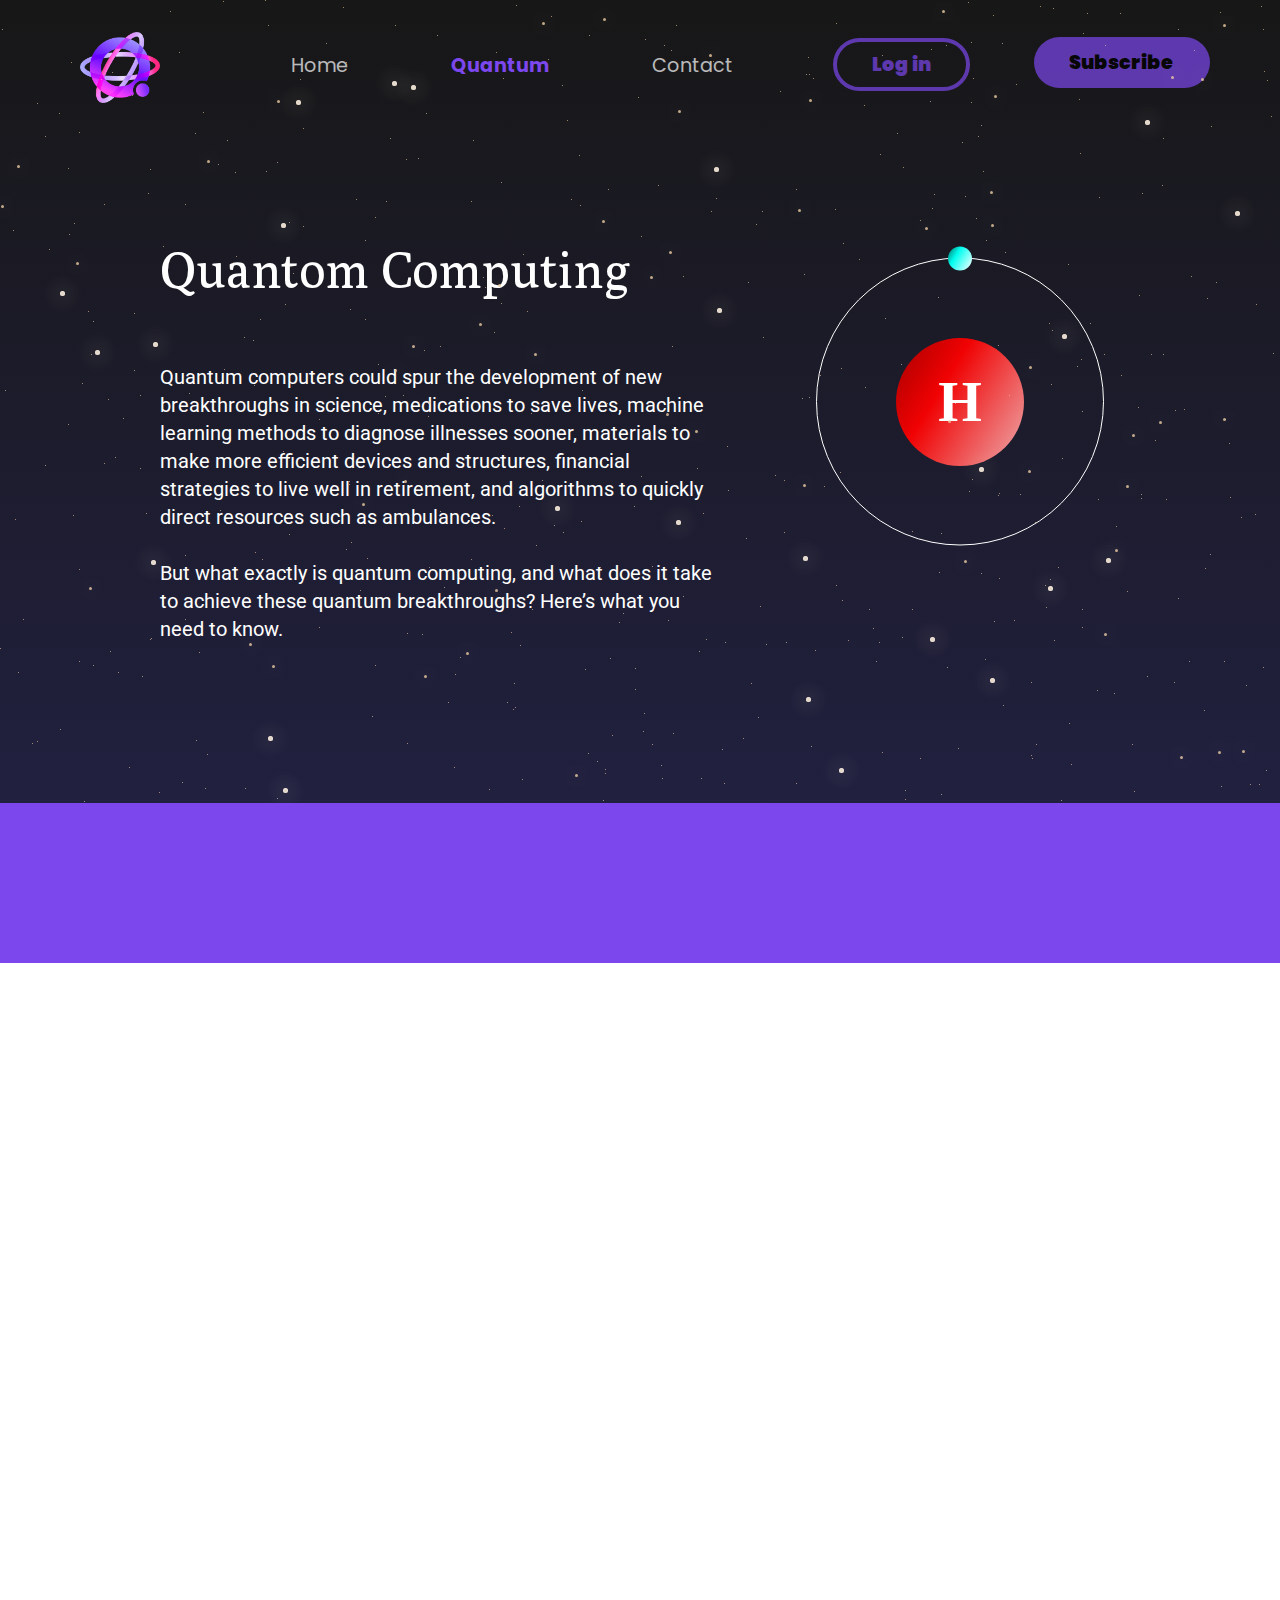
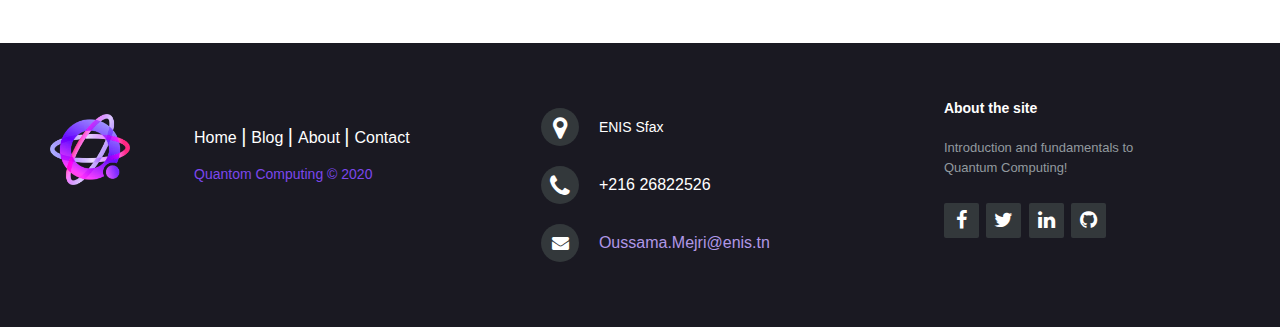
<file: quantum.html>
<!DOCTYPE html>
<html lang="en">
<head>
    <meta charset="UTF-8">
    <meta name="viewport" content="width=device-width, initial-scale=1.0">
    <meta name="description" content="Quantum Computing">
    <meta name="keywords" content="quantum, computing, physics, mechanics">
    <meta name="author" content="Oussama Mejri">
    <meta name="viewport" content="width=device-width, initial-scale=1.0">
    <title>Quantum Mechanics</title>

    
    <link rel="shortcut icon" href="images/logoTitle.png" type="images/png">
    <link rel="stylesheet" href="fonts/all.css">
    <link href="http://maxcdn.bootstrapcdn.com/font-awesome/4.1.0/css/font-awesome.min.css" rel="stylesheet">
    <link rel="stylesheet" href="css/main.css">
    <link rel="stylesheet" href="css/atom.css">

    <script src="https://ajax.googleapis.com/ajax/libs/jquery/3.5.1/jquery.min.js"></script>
</head>
<body>

    <a id="button"></a>

    <!-- ------------- Navigation Bar------------ -->
    <div class="nav-container">
        <img src="images/logo.png" alt="logo" class="logo">

        <nav>
            <a href="#" class="no-desktop">
                <img src="images/menu.png" alt="menu" class="menu" id="menu">
            </a>

            <ul class="show-desktop hide-mobile" id="nav">
                <li class="exit-butt no-desktop" id="exit">
                    <img src="images/exit.png" alt="exit">  
                </li>
                <li><a href="index.html" >Home</a></li>
                <li><a href="#" class="active">Quantum</a></li>
                <li><a href="pages/contact.html">Contact</a></li>
                <li><a href="#" class="sub">Subscribe</a></li>
                <li><a href="#" class="log">Log in</a></li>
            </ul>
        </nav>
    </div>

    <!-- -------------- Top Section ----------------- -->
    <div class="top-section" id="top-section">
        <div class="s1-container">
            <div class="s1-paragraph">
                <div class="s1-title">Quantom Computing </div>
                <div class="s1-para">
                    Quantum computers could spur the development of new breakthroughs in science, medications to save lives, machine learning methods to diagnose illnesses sooner, materials to make more efficient devices and structures, financial strategies to live well in retirement, and algorithms to quickly direct resources such as ambulances.
                    <br/><br/>
                    But what exactly is quantum computing, and what does it take to achieve these quantum breakthroughs? Here’s what you need to know.
                </div>
            </div>
        </div>
        <div class="atom-section" id="atom-section">
            <div class="nucleus">
                <span id="atom">H</span>
            </div>
            <div id="orbit">
                <div class="one">
                <div class="electron"></div>
                </div>
            </div>
        </div>
    </div>

    <!--    -----------------    Transition    ------------------  -->
    <div class="trans">
       
    </div>

    <!--        -----------------------           Main Section       -----------------------         -->
    <iframe width="1763" height="676" src="https://www.youtube.com/embed/u1XXjWr5frE" frameborder="0" allow="accelerometer; autoplay; clipboard-write; encrypted-media; gyroscope; picture-in-picture" allowfullscreen></iframe>
    
    
    <!--       ---------------------          Footer       -------------------      -->
<footer class="footer-distributed">

    <div class="footer-left">

        <img src="images/logo.png" alt="logo" class="logo logo-footer">

        <p class="footer-links">
            <a href="#" class="link-1">Home</a>
            
            <a href="#">Blog</a>
                
            <a href="#">About</a>
                        
            <a href="#">Contact</a>
        </p>

        <p class="footer-company-name">Quantom Computing © 2020</p>
    </div>

    <div class="footer-center">

        <div>
            <i class="fa fa-map-marker"></i>
            <p><span>ENIS Sfax</span></p>
        </div>

        <div>
            <i class="fa fa-phone"></i>
            <p>+216 26822526</p>
        </div>

        <div>
            <i class="fa fa-envelope"></i>
            <p><a href="mailto:support@company.com">Oussama.Mejri@enis.tn</a></p>
        </div>

    </div>

    <div class="footer-right">

        <p class="footer-company-about">
            <span>About the site</span>
            Introduction and fundamentals to Quantum Computing!
        </p>

        <div class="footer-icons">

            <a href="#"><i class="fa fa-facebook"></i></a>
            <a href="#"><i class="fa fa-twitter"></i></a>
            <a href="#"><i class="fa fa-linkedin"></i></a>
            <a href="#"><i class="fa fa-github"></i></a>

        </div>

    </div>

</footer>
    



    <script src="script/main.js"></script>
    <script src="script/atom.js"></script>
</body>
</html>
</file>
<file: css/main.css>
@import url('https://fonts.googleapis.com/css2?family=Poppins:wght@200&display=swap');
@import url('https://fonts.googleapis.com/css2?family=Poppins:ital,wght@1,300&family=Roboto:wght@300&display=swap');
@import url('https://fonts.googleapis.com/css2?family=Poly&family=Poppins:ital,wght@1,300&family=Roboto:wght@300&display=swap');
@import url('https://fonts.googleapis.com/css2?family=IBM+Plex+Sans:wght@300&family=Poly&family=Poppins:ital,wght@1,300&family=Roboto:wght@300&display=swap');

*{
    box-sizing: border-box;
}
html, body{
    scroll-behavior: smooth;
    margin: 0;
    padding: 0;
}

/*               **************************             Top Section              *********************           */
.top-section{
    background: linear-gradient(180deg, #171717 0%, rgba(21, 20, 53, 0.95) 100%, rgba(21, 20, 53, 0.95) 100%);
    width: 100%;
    display: flex;
}
.s1-container{
    width: 50%;
}
.s1-paragraph{    
    margin:15rem 5rem 10rem 25%;
    color: white;
    width: 35rem;
}
.s1-title{
    font-family: Poly;
    font-size: 50px;
    margin-bottom: 4rem;
}
.s1-para{
    font-family: Roboto;
    font-size: 20px;
    line-height: 28px;
    
}
.atom-section{
    margin: 10rem;
    width: 50%;
    position: relative;
}

#button {
    display: inline-block;
    background-color: #4f16ca;
    width: 50px;
    height: 50px;
    text-align: center;
    border-radius: 4px;
    position: fixed;
    bottom: 30px;
    right: 30px;
    transition: background-color .3s, 
      opacity .5s, visibility .5s;
    opacity: 0;
    visibility: hidden;
    z-index: 1000;
  }
  #button::after {
    content: "\f077";
    font-family: FontAwesome;
    font-weight: normal;
    font-style: normal;
    font-size: 2em;
    line-height: 50px;
    color: #fff;
  }
  #button:hover {
    cursor: pointer;
    background-color: #333;
  }
  #button:active {
    background-color: #555;
  }
  #button.show {
    opacity: 1;
    visibility: visible;
  }
  
  /* Styles for the content section */
  
  .content {
    width: 77%;
    margin: 50px auto;
    font-family: 'Merriweather', serif;
    font-size: 17px;
    color: #6c767a;
    line-height: 1.9;
  }
  @media (min-width: 500px) {
    .content {
      width: 43%;
    }
    #button {
      margin: 30px;
    }
  }
  .content h1 {
    margin-bottom: -10px;
    color: #03a9f4;
    line-height: 1.5;
  }
  .content h3 {
    font-style: italic;
    color: #96a2a7;
  }


/*       *************************         Nav Bar           ***********************         */
.nav-container{
    position: absolute; 
    width: 100%; 
}
nav{
    height: 100%;
    margin-right: 3%;
}

ul {
    list-style-type: none;
    margin: 0;
    padding: 0;
}
.logo {
    width: 80px;
    float: left;
    margin:2rem 5rem auto 5rem;
}

.menu {
    width: 30px;
    position: fixed;
    top:2rem;
    right:2rem;
}
nav ul li{
    float: left;
}
nav ul li:nth-last-child(-n+2){
    float: right;
}
nav ul li a{
    display: block;
    border-radius: .5rem;
    color: white;
    font-family: Poppins;
    font-size: 1.2rem;
    opacity: 0.7;
    text-decoration: none;
    text-align: center;
    margin: 2rem 2rem;
    padding: 1.2rem 1.2rem;    
}
nav ul li a:hover:not(.active){
    background-color: rgba(21, 20, 53, 0.95);
    opacity: 1;
    font-size: 1.4rem;
}

nav ul li a.active{
    color: #7C47ED;
    opacity: 1;
    font-weight: bold;
}
nav ul li a.sub{
    color: black;
    font-weight: 1000;

    padding: 0.7rem 2.2rem;
    margin-top:2.3rem;
    background-color: #7C47ED;
    border-radius: 2rem;
}
nav ul li a.sub:hover{
    background-color: transparent;
    background: linear-gradient(106.19deg, #7C47ED 14.72%, #EE3E74 61.25%);
    color: white;
}
nav ul li a.log{
    color: #7C47ED;
    font-weight: 1000;
    margin-right: 7rem;
    padding: 0.5rem 2.2rem;
    margin-top:2.4rem;
    margin-right: 2rem;
    border: 4px solid #7C47ED;
    border-radius: 2rem;
}
@media only screen and (min-width: 1050px){
nav ul li a.log:hover{
    background: -webkit-linear-gradient(106.19deg, #7C47ED 14.72%, #EE3E74 61.25%);
  -webkit-background-clip: text;
  background-clip: text;
  -webkit-text-fill-color: transparent;
  border: 4px solid #EE3E74;
}
}
.no-desktop {
    display: none;
}


@media only screen and (max-width: 1248px){

    nav ul li a.log{
        margin-top: 0;
    }

    .top-section{
        flex-direction: column;
        padding-bottom: 10rem;
    }

}

@media only screen and (max-width: 1050px){

    .hide-mobile{
        display: none;
    }
    .no-desktop{
        display: block
    }
    nav ul {
        position: fixed;
        width: 60%;
        top: 0;
        right: 0;
        text-align: left;
        height: 100%;
        z-index: 10;
        background-color: #7C47ED;
    }
    nav ul li{
        width: 100%;
    }
    nav ul li a{
        color: white;
        text-align: none;
        display: inline-block;
        width: 90%;
        background-color:#282849;
        margin: 0.5rem 5% 0 5% ;
        padding: 0.5rem;
    }
    nav ul li a.active{
        background-color: rgba(21, 20, 53, 0.95);
    }
    nav ul li a.sub{
        background-color: rgba(21, 20, 53, 0.95);
        color: #EE3E74;
        margin-top: 3rem;
        margin-bottom: 1rem;
    }
    nav ul li a.log{
        background-color: rgba(21, 20, 53, 0.95);
    }
    nav ul li a.sub:hover{
        background: linear-gradient(120deg, #5b23d4 20%, #EE3E74 80%);
    }
    nav ul li a.log:hover{
        color: white;
        background: linear-gradient(120deg, #5b23d4 20%, #EE3E74 80%);
    }
    .exit-butt{
        margin:2rem auto 8rem -2rem;
        text-align: right;
    }
    .exit-butt img{
        width: 30px;
        cursor: pointer;
    }
}



/*        **********************            Transistion      *********************            */
.trans{
    background-color: #7C47ED;
    width: 100%;
    display: flex;
    flex-direction: column;
    align-items: center;
    justify-content: center;
}
.black{
    background-color: black;
    width: 17rem;
    height: 7rem;
    border-radius: 0.3rem;
    margin: 2rem 2rem 4rem 2rem;
}
.black-text{
    color: #7C47ED;
    font-family: Poppins;
    font-weight: 900;
    font-size: 20px;
    text-align: center;
    padding: 0.2rem 1.4rem;
}
.pink{
    background-color: #EE3E74;
    width: 10rem;
    height: 3rem;
    border-radius: 0.6rem;
}
.pink-text a{
    color: black;
    font-family: Poppins;
    font-weight: 900; 
    font-size: 15px; 
    text-align: center;
    text-decoration: none;
    padding: 0 0.3rem;  
}
@media only screen and (min-width: 1048px){
    .trans{
        background-color: #7C47ED;
        width: 100%;
        height: 10rem;
        position: relative;

    }
    .black{
        background-color: black;
        width: 17rem;
        height: 7rem;
        border-radius: 0.3rem;
        position: absolute;
        top: -2rem;
        margin: 0;
    }
    .black-text{
        color: #7C47ED;
        font-family: Poppins;
        font-weight: 900;
        font-size: 20px;
        text-align: center;
        padding: 0.2rem 1.4rem;
    }
    .pink{
        background-color: #EE3E74;
        width: 10rem;
        height: 3rem;
        border-radius: 0.6rem;
        position: absolute;
        bottom: -1.3rem;
        right: -2.5rem;
    }
    .pink-text{
        color: black;
        font-family: Poppins;
        font-weight: 900; 
        font-size: 15px; 
        text-align: center;
        padding: 0.2rem 1.4rem;    
    }
    .black1{
        left: 10%;
    }
    .black2{
        left: 40%;

    }
    .black3{
        left: 70%;
    }
}


/*        **********************             Main Section           **********************         */
.main-container{
    background-color: #B7B9C6;
}
.m1-cont, .m2-cont, .m3-cont{
    width: 80%;
    background-color: #1D1D32;
    margin: 0 0 0 10%;
    display: flex;
    flex-wrap: no-wrap;
    justify-content: space-between;
    box-shadow: -20px 0px 10px rgba(0, 0, 0, 0.25), 20px 0px 10px rgba(0, 0, 0, 0.25);
    
}

.m2-cont{
    background-color: #282849;
}
.vid-cont{
    width: 80%;
    margin: 0 0 0 10%;
    box-shadow: -20px 0px 10px rgba(0, 0, 0, 0.25), 20px 0px 10px rgba(0, 0, 0, 0.25);   }
#vid{
    width: 100%;
    display: block;
}
.text1, .text3{
    width: 40%;
    margin: 5rem 5rem;
}
.text2{
    width: 30rem;
    margin: 5rem 5rem;
}

.title{
    color: white;
    font-family: IBM Plex Sans;
    font-size: 40px;
    font-weight: 900;
    margin-bottom: 5rem;
}
.title2{
    color: white;
    font-family: IBM Plex Sans;
    font-size: 27px;
    font-weight: 600;
    margin-bottom: 2rem;
}
.para{
    color: white;
    font-family: Roboto;
    font-size: 18px;
    font-weight: normal;
    line-height: 28px;
}
.img1, .img3{
    margin-top: 6rem;
    margin-left: auto;
    text-align: right;
}
.m1-pic{
    width: 32rem;
}
.m2-pic{
    width: 35rem;
}
.m3-pic{
    width: 35rem;
}

@media only screen and (max-width: 1100px){

    .m1-cont, .m2-cont, .m3-cont{
        flex-wrap: wrap;
    }
    
}

/*      *************           Scroller         **************           */
.scroller{
    float: left;
    height: 90vh;
    width: 2rem;
    background-color: #7C47ED;
    box-shadow: 10px 0px 5px rgba(0, 0, 0, 0.25);
    position: sticky;
    left: 2rem;
    top:2rem;
    margin-top: 2rem;
    margin-bottom: 2rem;
    border-radius: 5rem;
}
.innerScroll{
    background-color: #1A1922;
    margin: 1rem 0.7rem;
    width: 0.6rem;
    height: -600px;
    border-radius: 2rem ;
}
.markin1, .markin2, .markin3, .markin4{
    width: 1.1rem;
    height: 1.1rem;
    border-radius: 1rem;
    background-color: black;
    position: absolute;
    right: 0.45rem;
    cursor: pointer;
}
.markin1:hover >.a1, .markin2:hover >.a2, .markin3:hover >.a3, .markin4:hover >.a4{
    transition-delay: 0s;
    visibility: visible;
}
.markin1{
    top: 5rem;
}
.markin2{
    top: 14rem;
}
.markin3{
    top: 23rem;
}
.markin4{
    top: 33rem;
}
.markin1 .a1, .markin2 .a2, .markin3 .a3, .markin4 .a4{
    width: 7rem;
    height: 2rem;
    background-color: #7C47ED;
    border-radius: 0.5rem;
    padding-top: 0.2rem;
    text-align: center;
    position: absolute;
    left: 2rem;
    top: -0.5rem;
    transition: all 0s ease 0.5s;
    visibility: hidden;
}
.markin1 .a1 a, .markin2 .a2 a, .markin3 .a3 a, .markin4 .a4 a{
    text-decoration: none;
    color: black;
    font-family: Roboto;
    font-weight: 900;
}
.markin2 .a2 a{
    font-size: 15px;
}


/*            **********************            Footer          ***************************                  */

.footer-distributed{
	background: #1A1922;
	box-shadow: 0 1px 1px 0 rgba(0, 0, 0, 0.12);
	box-sizing: border-box;
	width: 100%;
	text-align: left;
	font: bold 16px sans-serif;
	padding: 55px 50px;
}

.footer-distributed .footer-left,
.footer-distributed .footer-center,
.footer-distributed .footer-right{
	display: inline-block;
	vertical-align: top;
}

/* Footer left */

.footer-distributed .footer-left{
	width: 40%;
}

/* The company logo */

.footer-distributed h3{
	color:  #ffffff;
	font: normal 36px 'Open Sans', cursive;
	margin: 0;
}

.footer-distributed h3 span{
	color:  lightseagreen;
}

/* Footer links */

.logo-footer{
    margin: 1rem 4rem 0 0;
}
.footer-distributed .footer-links{
	color:  #ffffff;
	margin: 20px 0 12px;
	padding: 0;
}

.footer-distributed .footer-links a{
	display:inline-block;
	line-height: 1.8;
    font-weight:400;
	text-decoration: none;
	color:  inherit;
}

.footer-distributed .footer-company-name{
	color:  #7C47ED;
	font-size: 14px;
	font-weight: normal;
	margin: 0;
}

/* Footer Center */

.footer-distributed .footer-center{
	width: 35%;
}

.footer-distributed .footer-center i{
	background-color:  #33383b;
	color: #ffffff;
	font-size: 25px;
	width: 38px;
	height: 38px;
	border-radius: 50%;
	text-align: center;
	line-height: 42px;
	margin: 10px 15px;
	vertical-align: middle;
}

.footer-distributed .footer-center i.fa-envelope{
	font-size: 17px;
	line-height: 38px;
}

.footer-distributed .footer-center p{
	display: inline-block;
	color: #ffffff;
  font-weight:400;
	vertical-align: middle;
	margin:0;
}

.footer-distributed .footer-center p span{
	display:block;
	font-weight: normal;
	font-size:14px;
	line-height:2;
}

.footer-distributed .footer-center p a{
	color:  #b097e7;
	text-decoration: none;;
}

.footer-distributed .footer-links a:before {
  content: "|";
  font-weight:300;
  font-size: 20px;
  left: 0;
  color: #fff;
  display: inline-block;
  padding-right: 5px;
}

.footer-distributed .footer-links .link-1:before {
  content: none;
}

/* Footer Right */

.footer-distributed .footer-right{
	width: 20%;
}

.footer-distributed .footer-company-about{
	line-height: 20px;
	color:  #92999f;
	font-size: 13px;
	font-weight: normal;
	margin: 0;
}

.footer-distributed .footer-company-about span{
	display: block;
	color:  #ffffff;
	font-size: 14px;
	font-weight: bold;
	margin-bottom: 20px;
}

.footer-distributed .footer-icons{
	margin-top: 25px;
}

.footer-distributed .footer-icons a{
	display: inline-block;
	width: 35px;
	height: 35px;
	cursor: pointer;
	background-color:  #33383b;
	border-radius: 2px;

	font-size: 20px;
	color: #ffffff;
	text-align: center;
	line-height: 35px;

	margin-right: 3px;
	margin-bottom: 5px;
}

@media (max-width: 880px) {

	.footer-distributed{
		font: bold 14px sans-serif;
	}

	.footer-distributed .footer-left,
	.footer-distributed .footer-center,
	.footer-distributed .footer-right{
		display: block;
		width: 100%;
		margin-bottom: 40px;
		text-align: center;
	}

	.footer-distributed .footer-center i{
		margin-left: 0;
	}

}
</file>
<file: css/atom.css>
.nucleus {
    position: absolute;
    left: 50%;
    top: 50%;
    transform: translate(-50%, -50%);
    height: 8rem;
    width: 8rem;
    background: linear-gradient(121.45deg, #BC0000 11.31%, rgba(255, 0, 0, 0.9375) 36.57%, rgba(255, 161, 161, 0.92) 92.25%, rgba(255, 185, 185, 0.7) 92.26%);
    border-radius: 100%;
  }
  
  #atom{
    color: white;
    font-weight: bold;
    font-size: 3.5rem;
    position: absolute;
    left: 50%;
    top: 50%;
    transform: translate(-50%, -50%);
  }
  
  #orbit {
    position: absolute;
    left: 50%;
    top: 50%;
    transform: translate(-50%, -50%);
    display: flex;
    justify-content: center;
    align-items: center;
    height: 100%;
    width: 100%;
  }
  
  .one {
    position: absolute;
    border: 1px solid white;
    border-radius: 100%;
    animation-name: rotate;
    animation-iteration-count: infinite;
    animation-timing-function: linear; 
    animation-duration: 5s;
    height: 18rem;
    width: 18rem;
  }
  
  .two {
    position: absolute;
    border: 1px solid white;
    border-radius: 100%;
    animation-name: rotate;
    animation-iteration-count: infinite;
    animation-timing-function: linear; 
    animation-duration: 10s;
    height: 26rem;
    width: 26rem;
  }
  
  .electron {
    position: absolute;
    height: 1.5rem;
    width: 1.5rem;
background: linear-gradient(121.45deg, #009E95 11.31%, #00FFF0 35.34%, #E1FFFD 92.27%);    border-radius: 100%;
    left: 50%;
    transform: translate(-50%, -50%);  }
  
  @keyframes rotate {
    0%   { transform: rotate(0deg); }
    100% { transform: rotate(360deg); } 
  }


.star {
    width: 1px;
    height: 1px;
    border-radius: 50%;
    position: absolute;
    background-color: rgba(237, 205, 163, 0.8);
    box-shadow: 0 0 40px 0 rgba(237, 205, 163, 0.8), 0 0 20px 0 #FFFFFF;
    animation: glow 5s infinite;
  }
  
  .star--medium {
    width: 3px;
    height: 3px;
  }
  
  .star--big {
    width: 5px;
    height: 5px;
    box-shadow: 0 0 40px 0 #EDCDA3, 0 0 20px 0 #FFFFFF, inset 0 0 4px #FFFFFF;
  }
  


@keyframes glow {
    0% {
      opacity: 0.9;
    }
    50% {
      opacity: 0.2;
    }
    100% {
      opacity: 0.9;
    }
  }
</file>
